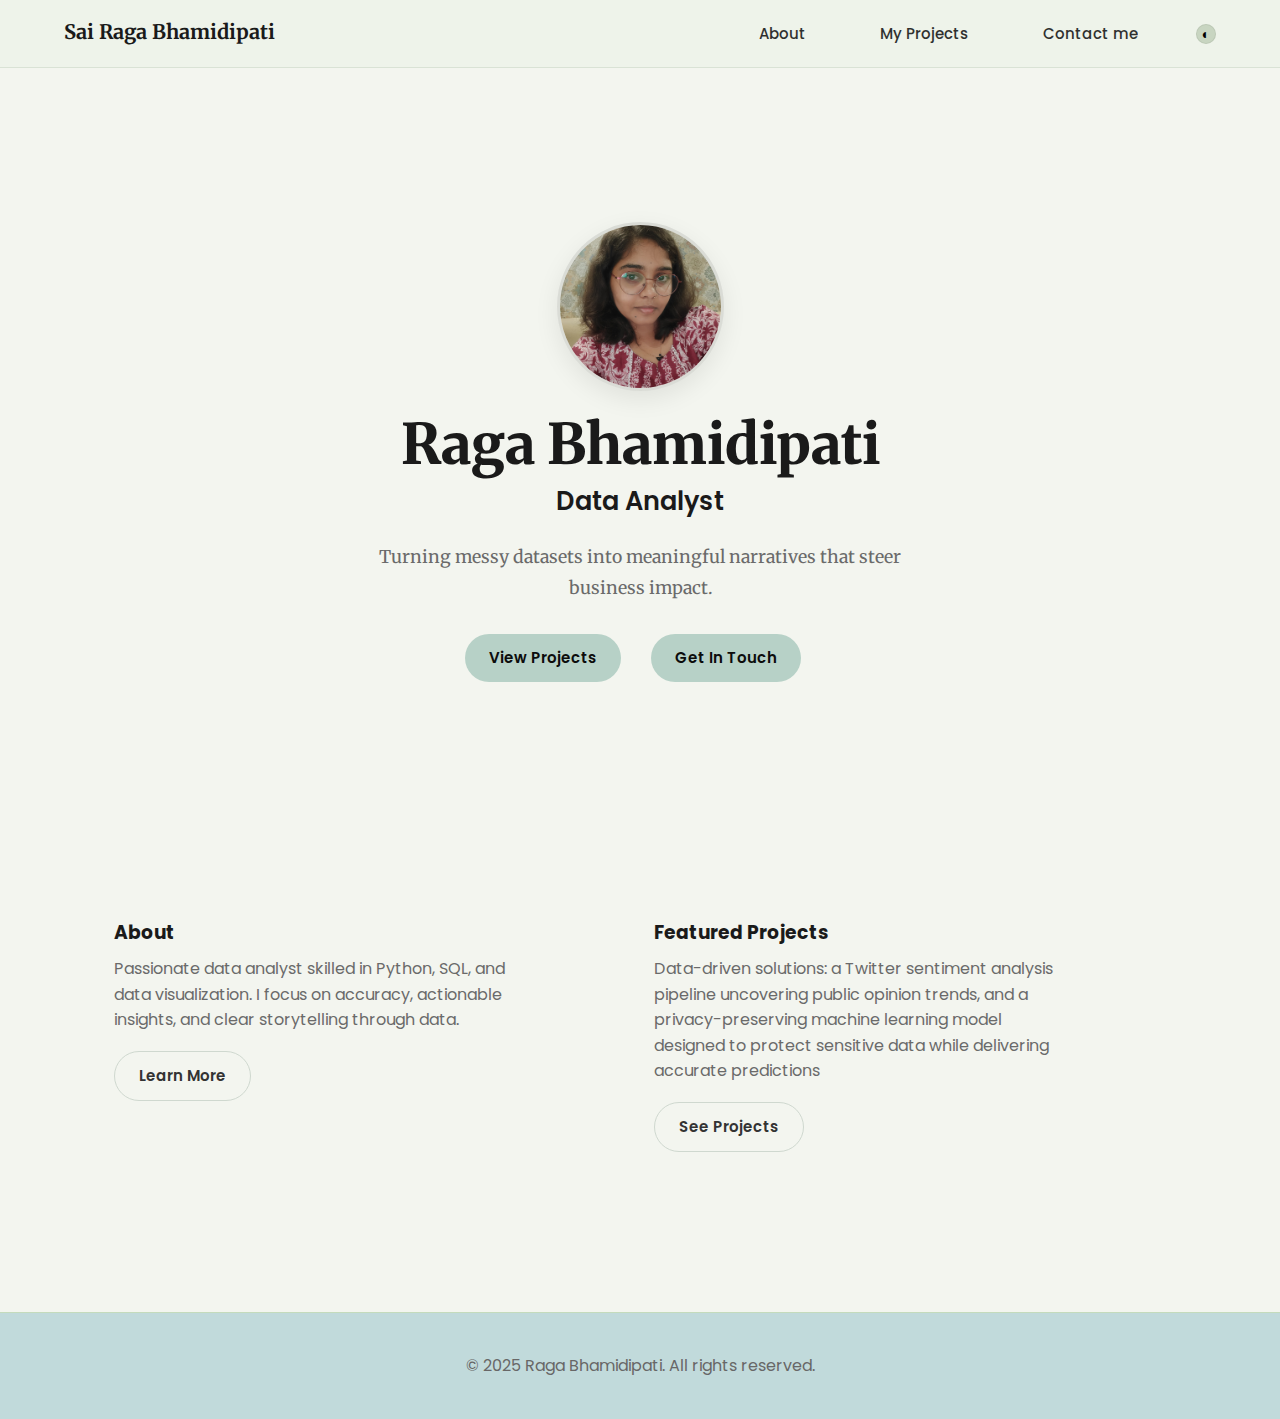
<file: index.html>
<!doctype html>
<html lang="en">
<head>
  <meta charset="utf-8" />
  <meta name="viewport" content="width=device-width, initial-scale=1" />
  <title>Raga_Bhamidipati - Portfolio</title>
  <link href="https://fonts.googleapis.com/css2?family=Merriweather:wght@300;400;700&family=Poppins:wght@300;600;700;800&display=swap" rel="stylesheet">
  <link rel="stylesheet" href="style.css">
</head>
<body>
  <header>
    <div class="brand"><a href="index.html">Sai Raga Bhamidipati</a></div>
    <nav>
      <a href="about.html">About</a>
      <a href="projects.html">My Projects</a>
      <a href="contact.html">Contact me</a>
      <button id="dark-toggle-2" class="moon" aria-label="Toggle dark mode" aria-pressed="false">◐</button>
    </nav>
  </header>

  <main class="hero">
    <div class="hero-inner">
      <!-- Profile Image -->
      <div class="profile-wrapper">
        <img src="RAGA.jpg" alt="Raga Bhamidipati" class="profile-pic">
      </div>

      <h1>Raga Bhamidipati</h1>
      <h2>Data Analyst</h2>
      <p class="lead">Turning messy datasets into meaningful narratives that steer business impact.</p>

      <div class="cta">
        <a class="btn btn-primary" href="projects.html" aria-label="View Projects">View Projects</a>
        <a class="btn btn-primary" href="contact.html" aria-label="Get In Touch">Get In Touch</a>
      </div>
    </div>
  </main>

  <!-- Small preview sections to match About / Projects -->
  <section class="preview container">
    <div class="two-col-preview">
      <div>
        <h3>About</h3>
        <p class="muted">Passionate data analyst skilled in Python, SQL, and data visualization. I focus on accuracy, actionable insights, and clear storytelling through data.</p>
        <a class="btn btn-ghost" href="about.html">Learn More</a>
      </div>

      <div>
        <h3>Featured Projects</h3>
        <p class="muted">Data-driven solutions: a Twitter sentiment analysis pipeline uncovering public opinion trends, and a privacy-preserving machine learning model designed to protect sensitive data while delivering accurate predictions</p>
        <a class="btn btn-ghost" href="projects.html">See Projects</a>
      </div>
    </div>
  </section>

  <footer class="site-footer">
    <p>© 2025 Raga Bhamidipati. All rights reserved.</p>
  </footer>

  
  <script>
    (function () {
      const root = document.documentElement;
      const storageKey = 'theme';
      const toggleClass = 'dark';

      const saved = localStorage.getItem(storageKey);
      if (saved === 'dark') root.classList.add(toggleClass);

      function syncToggles(isDark) {
        document.querySelectorAll('.moon').forEach(btn => {
          btn.setAttribute('aria-pressed', isDark ? 'true' : 'false');
          btn.textContent = isDark ? '☀︎' : '◐';
        });
      }

      syncToggles(root.classList.contains(toggleClass));

      document.querySelectorAll('.moon').forEach(btn => {
        btn.addEventListener('click', () => {
          const isNowDark = root.classList.toggle(toggleClass);
          localStorage.setItem(storageKey, isNowDark ? 'dark' : 'light');
          syncToggles(isNowDark);
        });
      });

      if (!saved && window.matchMedia && window.matchMedia('(prefers-color-scheme: dark)').matches) {
        root.classList.add(toggleClass);
        syncToggles(true);
      }
    })();
  </script>
  
</body>
</html>
</file>
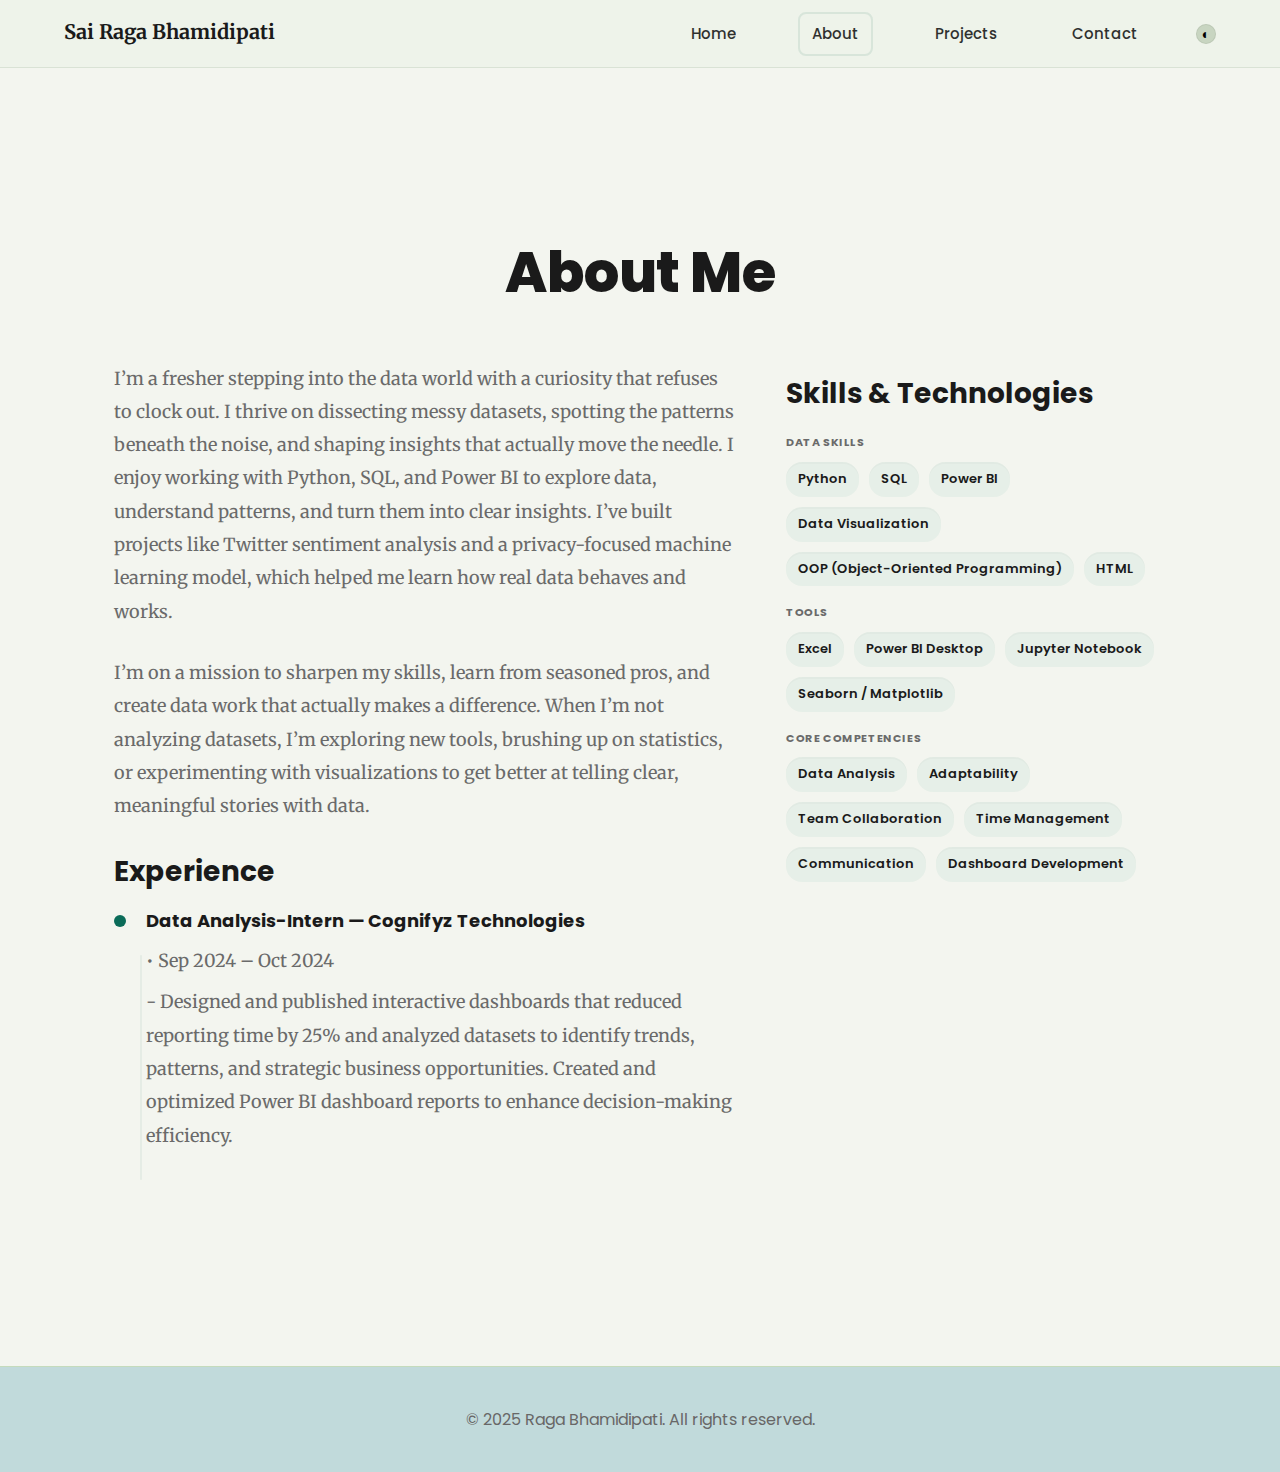
<file: about.html>
<!doctype html>
<html lang="en">
<head>
  <meta charset="utf-8" />
  <meta name="viewport" content="width=device-width, initial-scale=1" />
  <title>About — Raga Bhamidipati</title>
  <link href="https://fonts.googleapis.com/css2?family=Merriweather:wght@300;400;700&family=Poppins:wght@300;500;600;700&display=swap" rel="stylesheet">
  <link rel="stylesheet" href="style.css">
</head>
<body>
  <header>
    <div class="brand"><a href="index.html">Sai Raga Bhamidipati</a></div>
    <nav>
      <a href="index.html">Home</a>
      <a href="about.html" class="active">About</a>
      <a href="projects.html">Projects</a>
      <a href="contact.html">Contact</a>
      <button id="dark-toggle-2" class="moon" aria-label="Toggle dark mode" aria-pressed="false">◐</button>
    </nav>
  </header>

  <main class="container about-page">
    <h1 class="page-title">About Me</h1>

    <div class="two-col">
      <!-- Left column -->
      <div class="col prose">
        <p>
          I’m a fresher stepping into the data world with a curiosity that refuses to clock out. I thrive on dissecting messy datasets, spotting the patterns beneath the noise, and shaping insights that actually move the needle. I enjoy working with Python, SQL, and Power BI to explore data, understand patterns, and turn them into clear insights. I’ve built projects like Twitter sentiment analysis and a privacy-focused machine learning model, which helped me learn how real data behaves and works.
        </p>

        <p>
          I’m on a mission to sharpen my skills, learn from seasoned pros, and create data work that actually makes a difference. When I’m not analyzing datasets, I’m exploring new tools, brushing up on statistics, or experimenting with visualizations to get better at telling clear, meaningful stories with data.
        </p>

        <h2 class="section-heading">Experience</h2>

        <div class="timeline">
          <div class="timeline-item">
            <div class="tl-marker"></div>
            <div class="tl-body">
              <h3>Data Analysis-Intern — Cognifyz Technologies</h3>
              <p class="muted">• Sep 2024 – Oct 2024 </p>
              <p>
                - Designed and published interactive dashboards that reduced reporting time by 25% and analyzed datasets to identify trends, patterns, and strategic business opportunities.
                Created and optimized Power BI dashboard reports to enhance decision-making efficiency.
              </p>
            </div>
          </div>
        </div>
      </div>

      <!-- Right column -->
      <aside class="col skills">
        <h2 class="section-heading">Skills & Technologies</h2>

        <p class="subhead muted">DATA SKILLS</p>
        <div class="badges">
          <span class="badge">Python</span>
          <span class="badge">SQL</span>
          <span class="badge">Power BI</span>
          <span class="badge">Data Visualization</span>
          <span class="badge">OOP (Object-Oriented Programming)</span>
          <span class="badge">HTML</span>
        </div>

        <p class="subhead muted">TOOLS</p>
        <div class="badges">
          <span class="badge">Excel</span>
          <span class="badge">Power BI Desktop</span>
          <span class="badge">Jupyter Notebook</span>
          <span class="badge">Seaborn / Matplotlib</span>
        </div>

        <p class="subhead muted">CORE COMPETENCIES</p>
        <div class="badges">
          <span class="badge">Data Analysis</span>
          <span class="badge">Adaptability</span>
          <span class="badge">Team Collaboration</span>
          <span class="badge">Time Management</span>
          <span class="badge">Communication</span>
          <span class="badge">Dashboard Development</span>
        </div>
      </aside>
    </div>
  </main>

  <footer class="site-footer">
    <p>© 2025 Raga Bhamidipati. All rights reserved.</p>
  </footer>

  <script>
    (function () {
      const root = document.documentElement;
      const saved = localStorage.getItem('theme');

      if (saved === 'dark') root.classList.add('dark');

      function updateButtons(isDark) {
        document.querySelectorAll('.moon').forEach(btn => {
          btn.setAttribute('aria-pressed', isDark ? 'true' : 'false');
          btn.textContent = isDark ? '☀︎' : '◐';
        });
      }

      updateButtons(root.classList.contains('dark'));

      document.querySelectorAll('.moon').forEach(btn => {
        btn.addEventListener('click', () => {
          const isDark = root.classList.toggle('dark');
          localStorage.setItem('theme', isDark ? 'dark' : 'light');
          updateButtons(isDark);
        });
      });
    })();
  </script>

</body>
</html>
</file>
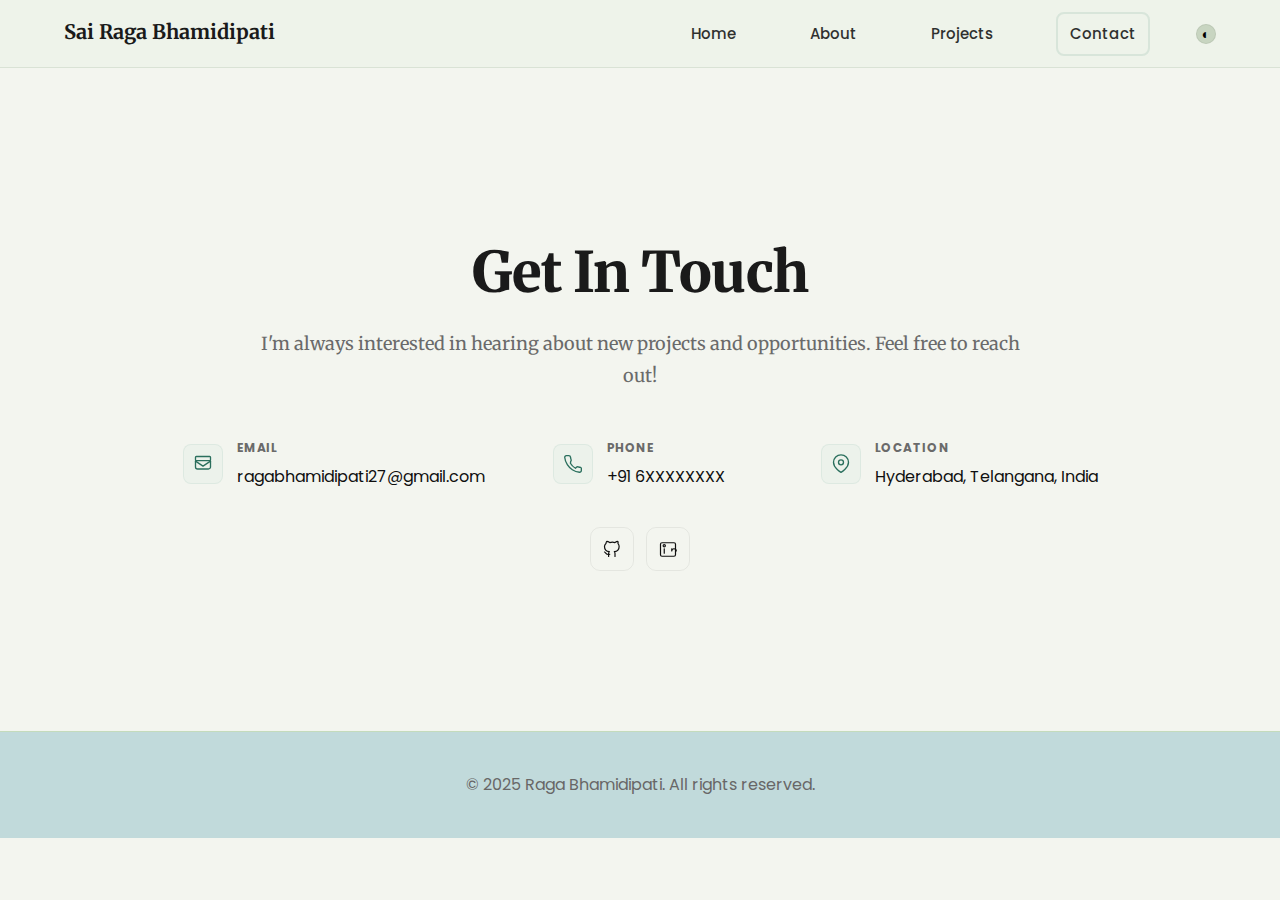
<file: contact.html>
<!doctype html>
<html lang="en">
<head>
  <meta charset="utf-8" />
  <meta name="viewport" content="width=device-width, initial-scale=1" />
  <title>Contact — Raga Bhamidipati</title>
  <link href="https://fonts.googleapis.com/css2?family=Merriweather:wght@300;400;700&family=Poppins:wght@300;500;600;700&display=swap" rel="stylesheet">
  <link rel="stylesheet" href="style.css">
</head>
<body>
  <header>
    <div class="brand"><a href="index.html">Sai Raga Bhamidipati</a></div>
    <nav>
      <a href="index.html">Home</a>
      <a href="about.html">About</a>
      <a href="projects.html">Projects</a>
      <a href="contact.html" class="active">Contact</a>
      <button id="dark-toggle-contact" class="moon" aria-label="Toggle dark mode" aria-pressed="false">◐</button>
    </nav>
  </header>

  <main class="container contact-page">
    <h1 class="page-title">Get In Touch</h1>

    <p class="lead center">
      I'm always interested in hearing about new projects and opportunities. Feel free to reach out!
    </p>

    <div class="contact-row" role="list">
      <!-- Email card -->
      <div class="contact-card" role="listitem">
        <div class="contact-icon" aria-hidden="true">
          <svg width="20" height="20" viewBox="0 0 24 24" fill="none" stroke="currentColor" stroke-width="1.6" stroke-linecap="round" stroke-linejoin="round"><path d="M3 8.5v7A2.5 2.5 0 0 0 5.5 18h13A2.5 2.5 0 0 0 21 15.5v-7"/><path d="M21 8.5l-9 6-9-6"/><rect x="3" y="3" width="18" height="5" rx="1"/></svg>
        </div>
        <div class="contact-meta">
          <p class="muted">Email</p>
          <a href="mailto:ragabhamidipati27@gmail.com">ragabhamidipati27@gmail.com</a>
        </div>
      </div>

      <!-- Phone card -->
      <div class="contact-card" role="listitem">
        <div class="contact-icon" aria-hidden="true">
          <svg width="20" height="20" viewBox="0 0 24 24" fill="none" stroke="currentColor" stroke-width="1.6" stroke-linecap="round" stroke-linejoin="round"><path d="M22 16.92v3a2 2 0 0 1-2.18 2 19.86 19.86 0 0 1-8.63-3.07 19.5 19.5 0 0 1-6-6A19.86 19.86 0 0 1 2.08 4.18 2 2 0 0 1 4 2h3a2 2 0 0 1 2 1.72c.12 1.05.36 2.08.71 3.06a2 2 0 0 1-.45 2.11L8.91 11.09a16 16 0 0 0 6 6l1.2-1.2a2 2 0 0 1 2.11-.45c.99.35 2.01.59 3.06.71A2 2 0 0 1 22 16.92z"/></svg>
        </div>
        <div class="contact-meta">
          <p class="muted">Phone</p>
          <a href="tel:+91630">+91 6XXXXXXXX</a>
        </div>
      </div>

      <!-- Location card -->
      <div class="contact-card" role="listitem">
        <div class="contact-icon" aria-hidden="true">
          <svg width="20" height="20" viewBox="0 0 24 24" fill="none" stroke="currentColor" stroke-width="1.6" stroke-linecap="round" stroke-linejoin="round"><path d="M21 10c0 7-9 12-9 12S3 17 3 10a9 9 0 0 1 18 0z"/><circle cx="12" cy="10" r="3"/></svg>
        </div>
        <div class="contact-meta">
          <p class="muted">Location</p>
          <span>
            <a href="https://www.google.com/maps/place/Hyderabad,+Telangana" target="_blank">
              Hyderabad, Telangana, India
            </a>
          </span>
        </div>
      </div>
    </div>

    <div class="socials center">
      <a class="social-square" href="https://github.com/Raga-03" target="_blank" aria-label="GitHub">
        <svg width="18" height="18" viewBox="0 0 24 24" fill="none" stroke="currentColor" stroke-width="1.6" stroke-linecap="round" stroke-linejoin="round"><path d="M9 19c-5 1.5-5-2.5-7-3m14 6v-3.87a3.37 3.37 0 0 0-.94-2.61c3.14-.35 6.44-1.54 6.44-7A5.44 5.44 0 0 0 20 4.77 5.07 5.07 0 0 0 19.91 2S18.73 1.65 16 3.4a13.38 13.38 0 0 0-7 0C6 1.65 4.82 2 4.82 2A5.07 5.07 0 0 0 4 4.77 5.44 5.44 0 0 0 2 8.5c0 5.42 3.3 6.61 6.44 7A3.37 3.37 0 0 0 7.5 18.87V22"/></svg>
      </a>

      <a class="social-square" href="https://www.linkedin.com/in/ragabhamidipati9/" target="_blank" aria-label="LinkedIn">
        <svg width="18" height="29" viewBox="0 0 24 24" fill="none" stroke="currentColor" stroke-width="1.6" stroke-linecap="round" stroke-linejoin="round"><rect x="2" y="3" width="20" height="18" rx="2"/><path d="M7 11v6"/><circle cx="7" cy="7" r="1.5"/><path d="M17 11v3a3 3 0 0 1 6 0"/></svg>
      </a>
    </div>

  </main>

  <footer class="site-footer">
    <p>© 2025 Raga Bhamidipati. All rights reserved.</p>
  </footer>

  <script>
    (function () {
      const root = document.documentElement;
      const saved = localStorage.getItem('theme');

      if (saved === 'dark') root.classList.add('dark');

      function updateButtons(isDark) {
        document.querySelectorAll('.moon').forEach(btn => {
          btn.setAttribute('aria-pressed', isDark ? 'true' : 'false');
          btn.textContent = isDark ? '☀︎' : '◐';
        });
      }

      updateButtons(root.classList.contains('dark'));

      document.querySelectorAll('.moon').forEach(btn => {
        btn.addEventListener('click', () => {
          const isDark = root.classList.toggle('dark');
          localStorage.setItem('theme', isDark ? 'dark' : 'light');
          updateButtons(isDark);
        });
      });
    })();
  </script>

</body>
</html>
</file>
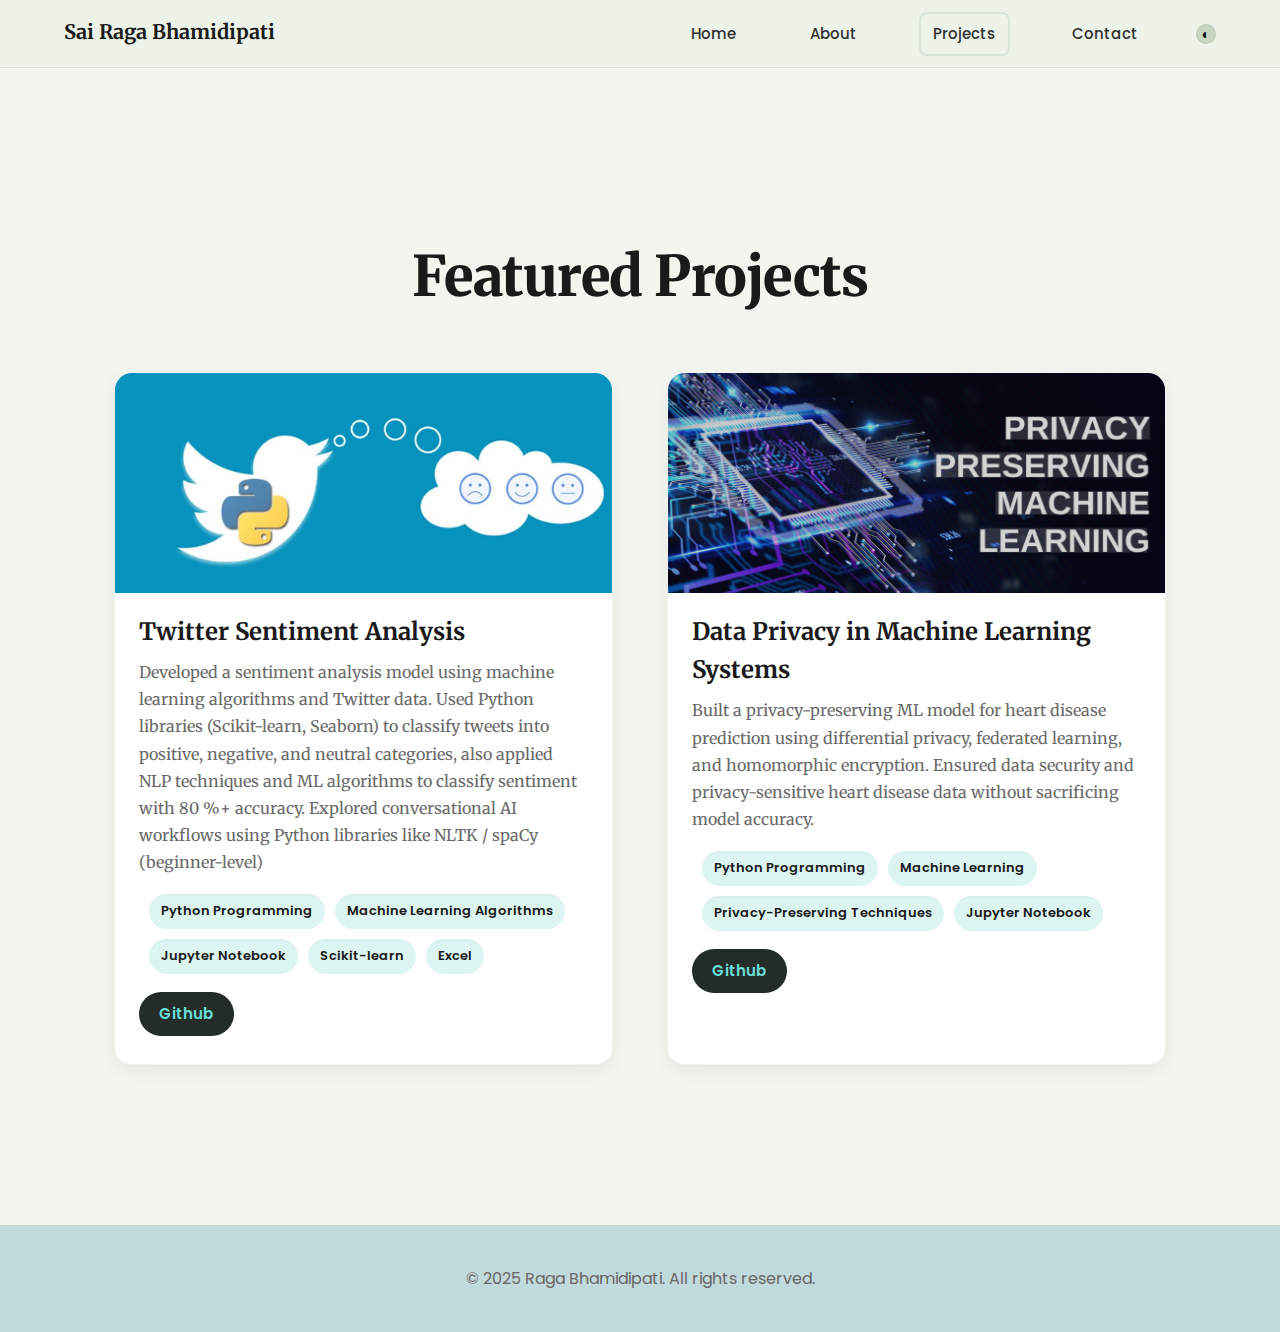
<file: projects.html>
<!doctype html>
<html lang="en">
<head>
  <meta charset="utf-8" />
  <meta name="viewport" content="width=device-width, initial-scale=1" />
  <title>Projects - Raga Bhamidipati</title>
  <link href="https://fonts.googleapis.com/css2?family=Merriweather:wght@300;400;700&family=Poppins:wght@300;500;600;700&display=swap" rel="stylesheet">
  <link rel="stylesheet" href="style.css">
</head>
<body>
  <header>
    <div class="brand"><a href="index.html">Sai Raga Bhamidipati</a></div>
    <nav>
      <a href="index.html">Home</a>
      <a href="about.html">About</a>
      <a href="projects.html" class="active">Projects</a>
      <a href="contact.html">Contact</a>
      <button id="dark-toggle" class="moon" aria-label="Toggle dark mode" aria-pressed="false">◐</button>
    </nav>
  </header>

  <main class="container projects-page">
    <h1 class="page-title">Featured Projects</h1>

    <div class="projects-grid">

      <!-- Project 1 -->
      <div class="project-card">
        <img src="twitter_sentiment.jpg" alt="Twitter-Platform">

        <h2 class="project-title">Twitter Sentiment Analysis</h2>
        <p class="project-desc">
          Developed a sentiment analysis model using machine learning algorithms and Twitter data. Used Python libraries (Scikit-learn, Seaborn) to classify tweets into positive, negative, and neutral categories, also applied NLP techniques and ML algorithms to classify sentiment with 80 %+ accuracy. Explored conversational AI workflows using Python libraries like NLTK / spaCy (beginner-level)
        </p>

        <div class="badges">
          <span class="badge">Python Programming</span>
          <span class="badge">Machine Learning Algorithms</span>
          <span class="badge">Jupyter Notebook</span>
          <span class="badge">Scikit-learn</span>
          <span class="badge">Excel</span>
        </div>

        <div class="project-buttons">
          <a class="btn btn-live" href="https://github.com/Raga-03/Twitter_Sentiment_Analysis" target="_blank">Github</a>
        </div>
      </div>

      <!-- Project 2 -->
      <div class="project-card">
        <img src="privacy_preserving.png" alt="Task Management System">

        <h2 class="project-title">Data Privacy in Machine Learning Systems</h2>
        <p class="project-desc">
            Built a privacy-preserving ML model for heart disease prediction using differential privacy, 
            federated learning, and homomorphic encryption. Ensured data security and privacy-sensitive heart disease data without sacrificing model accuracy.
        </p>

        <div class="badges">
          <span class="badge">Python Programming</span>
          <span class="badge">Machine Learning</span>
          <span class="badge">Privacy-Preserving Techniques</span>
          <span class="badge">Jupyter Notebook</span>
        </div>

        <div class="project-buttons">
          <a class="btn btn-live" href="https://github.com/Raga-03/PPML-Securing-Data-In-AI-Systems" target="_blank">Github</a>
        </div>
      </div>

      <!-- Project 3 
    <div class="project-card"> 
        <img src="images/project3.jpg" alt="Analytics Dashboard"> 
        <h2 class="project-title">Weather Forecast App</h2> 
        <p class="project-desc"> A sleek, real-time weather app fetching API data to show temperature, humidity, 
            and forecasts with clean visuals and practical UI. </p> 
            <div class="badges"> 
                <span class="badge">JavaScript</span> 
                <span class="badge">OpenWeather API</span> 
                <span class="badge">HTML</span> 
                <span class="badge">CSS</span> 
            </div> 
            <div class="project-buttons"> 
                <a class="btn btn-live" href="https://example.com/weather" target="_blank">Live Demo</a> 
                <a class="btn btn-code" href="https://github.com/yourname/weather-app" target="_blank">Code</a> 
            </div> 
    </div> 
    -->
        
    <!-- Project 4 
    <div class="project-card"> 
        <img src="images/project4.jpg" alt="ECommerce UI Prototype"> 
        <h2 class="project-title">Small E-Commerce UI Prototype</h2> 
        <p class="project-desc"> A modern, stylish UI prototype for an online shopping platform — product listings, 
           categories, and smooth front-end flow. </p> 
            <div class="badges"> 
                <span class="badge">React</span> 
                <span class="badge">Tailwind CSS</span> 
            </div> 
            <div class="project-buttons"> 
                <a class="btn btn-live" href="https://example.com/ecom-ui" target="_blank">Live Demo</a> 
                <a class="btn btn-code" href="https://github.com/yourname/ecom-ui" target="_blank">Code</a> 
            </div> 
    </div> 
    -->

    </div>
  </main>

  <footer class="site-footer">
    <p>© 2025 Raga Bhamidipati. All rights reserved.</p>
  </footer>

  <script>
    (function () {
      const root = document.documentElement;
      const saved = localStorage.getItem('theme');

      if (saved === 'dark') root.classList.add('dark');

      function updateButtons(isDark) {
        document.querySelectorAll('.moon').forEach(btn => {
          btn.setAttribute('aria-pressed', isDark ? 'true' : 'false');
          btn.textContent = isDark ? '☀︎' : '◐';
        });
      }

      updateButtons(root.classList.contains('dark'));

      document.querySelectorAll('.moon').forEach(btn => {
        btn.addEventListener('click', () => {
          const isDark = root.classList.toggle('dark');
          localStorage.setItem('theme', isDark ? 'dark' : 'light');
          updateButtons(isDark);
        });
      });
    })();
  </script>

</body>
</html>
</file>
<file: style.css>
/* ==================================================
   style.css — reorganized and commented
   Sections:
   1. Global & Fonts
   2. Header / Nav
   3. Home / Hero
   4. Profile image (home)
   5. Buttons / Utilities / Containers
   6. About page
   7. Timeline (used by About)
   8. Projects page
   9. Contact page
   10. Footer
   11. Dark mode
   12. Responsive
   ================================================== */

/* ==================================================
   1) Global & Fonts
   ================================================== */
@import url('https://fonts.googleapis.com/css2?family=Merriweather:wght@300;400;700&family=Poppins:wght@300;500;600;700&display=swap');

:root{
  --bg: #f1f4ec;         /* soft cream */
  --nav: #e9efe5;        /* nav background */
  --accent: #8ac6b9;     /* mint */
  --muted: #7a6f6a;      /* grey-brown muted */
  --text: #0f0f0f;       /* black */
  --serif: 'Merriweather', serif;
  --sans: 'Poppins', sans-serif;
}

/* Reset & base */
* { box-sizing: border-box; }
html, body { height: 100%; }
body {
  margin: 0;
  font-family: var(--sans);
  background: var(--bg);
  color: var(--text);
  -webkit-font-smoothing: antialiased;
  -moz-osx-font-smoothing: grayscale;
}

/* Additional global styles (kept from original file) */
* {
  margin: 0;
  padding: 0;
  box-sizing: border-box;
}
html, body {
  font-family: 'Poppins', sans-serif;
  background: #f3f5ef;
  color: #1a1a1a;
  line-height: 1.6;
}
a { text-decoration: none; color: inherit; }
img { max-width: 100%; display: block; }

/* Utility container (used site-wide) */
.container {
  width: 90%;
  max-width: 1200px;
  margin: 0 auto;
}

/* ==================================================
   2) Header / Nav
   ================================================== */
header {
  background: var(--nav);
  border-bottom: 1px solid rgba(0,0,0,0.04);
  height: 72px;
  display: flex;
  align-items: center;
  justify-content: space-between;
  padding: 0 36px;
  position: sticky;
  top: 0;
  z-index: 20;
}

/* Duplicate header rules (from later in file) merged here for clarity */
header {
  width: 100%;
  background: #eef3ea;
  border-bottom: 1px solid #d9e2d5;
  padding: 18px 5%;
  display: flex;
  align-items: center;
  justify-content: space-between;
  position: sticky;
  top: 0;
  z-index: 100;
}

.brand a {
  text-decoration: none;
  color: inherit;
  font-weight: 700;
  font-size: 20px;
  font-family: 'Merriweather', serif;
}

/* Nav links */
nav {
  display: flex;
  gap: 26px;
  align-items: center;
  font-size: 15px;
}
nav a {
  text-decoration: none;
  color: inherit;
  opacity: 0.9;
  padding: 8px 12px;
  border-radius: 8px;
  margin-left: 24px;
  font-weight: 500;
  transition: opacity .2s;
}
nav a:hover { opacity: .6; }
nav a.active {
  border: 2px solid rgba(40,120,100,0.12);
}

/* moon/dark toggle button */
.moon {
  width: 34px;
  height: 34px;
  border-radius: 50%;
  border: 1px solid rgba(0,0,0,0.06);
  background: transparent;
  cursor: pointer;
  display: inline-flex;
  align-items: center;
  justify-content: center;
  font-size: 14px;
  margin-left: 20px;
}

/* small moon variant defined later (kept) */
header nav .moon {
  display: inline-block;
  width: 20px;
  height: 20px;
  border-radius: 50%;
  background: #c8d5c1;
  margin-left: 20px;
  cursor: pointer;
}

/* ==================================================
   3) Home / Hero
   ================================================== */
.hero {
  min-height: 420px;
  display: flex;
  align-items: center;
  justify-content: center;
  text-align: center;
  padding: 80px 20px 40px;
  height: 80vh; /* kept from alternate rules */
}
.hero-inner { max-width: 1100px; }

.hero h1 {
  font-family: var(--sans);
  font-size: 92px;
  margin: 0 0 8px;
  line-height: 0.95;
  font-weight: 800;
}
.hero-inner h1 {
  font-family: 'Merriweather', serif;
  font-size: 3.5rem; /* alternate smaller size exists — both preserved but last wins if same selector */
  font-weight: 800;
  margin-bottom: 10px;
}

.hero h2 {
  font-size: 44px;
  margin: 0 0 12px;
  font-weight: 600;
}
.hero-inner h2 {
  font-size: 1.6rem;
  font-weight: 600;
  margin-bottom: 20px;
}

.lead {
  font-family: var(--serif);
  color: var(--muted);
  font-size: 20px;
  max-width: 820px;
  margin: 14px auto 20px;
  line-height: 1.75;
}
/* alternate .lead sizing for hero trimmed to consistent sizes above */
.hero-inner .lead {
  max-width: 550px;
  margin: 0 auto 30px auto;
  font-size: 1.1rem;
  color: #4d4d4d;
}

/* ==================================================
   4) Profile image (home)
   ================================================== */
.profile-wrapper {
  display: flex;
  justify-content: center;
  margin-bottom: 27px;
}

.profile-pic {
  width: 167px;
  height: 169px;
  border-radius: 50%;
  object-fit: cover;
  border: 3px solid rgba(0,0,0,0.1);
  box-shadow: 0 8px 25px rgba(0, 0, 0, 0.08);
}

/* Dark-specific profile tweaks */
:root.dark .profile-pic {
  border-color: rgba(255,255,255,0.18);
  box-shadow: 0 8px 25px rgba(255,255,255,0.06);
}

/* ==================================================
   5) Buttons / Utilities / Containers
   ================================================== */
.cta { display: flex; gap: 16px; justify-content: center; margin-top: 14px; }

.btn {
  padding: 12px 22px;
  border-radius: 12px;
  font-weight: 600;
  font-size: 15px;
  border: 1px solid rgba(0,0,0,0.06);
  background: transparent;
  text-decoration: none;
  color: var(--text);
  display: inline-flex;
  align-items: center;
  justify-content: center;
}
.btn-primary {
  background: var(--accent);
  color: #063028;
  border: none;
}
.btn-ghost { background: transparent; border: 1px solid rgba(0,0,0,0.08); }

/* alternative button styles (kept) */
.btn { padding: 12px 24px; border-radius: 40px; font-weight: 600; display: inline-block; margin-right: 14px; transition: .2s; }
.btn-primary { background: #b7d1c7; color: #0c0c0c; }
.btn-primary:hover { background: #a6c5b9; }
.btn-ghost { border: 1px solid #cfd8cf; color: #333; }
.btn-ghost:hover { background: #f0f3ef; }

/* Container utility already defined above; add one more for page sections */
.container { max-width: 1100px; margin: 36px auto; padding: 0 24px 80px; }

/* Small preview */
.two-col-preview { display: grid; grid-template-columns: repeat(2,1fr); gap: 28px; align-items: start; }
.two-col-preview h3 { margin: 6px 0 8px; }
.two-col-preview .muted { color: #6a6a6a; margin-bottom: 18px; max-width: 420px; }

/* ==================================================
   6) About page
   ================================================== */
.page-title {
  text-align: center;
  font-size: 56px;
  margin: 36px 0;
  font-weight: 800;
  letter-spacing: -0.5px;
}
.two-col {
  display: grid;
  grid-template-columns: 1fr 380px;
  gap: 48px;
  align-items: start;
}

/* Left column prose */
.prose p {
  font-family: var(--serif);
  color: var(--muted);
  font-size: 18px;
  line-height: 1.85;
  margin: 8px 0 28px;
}
.section-heading { font-size: 28px; margin: 18px 0 12px; font-weight: 700; }

/* ==================================================
   7) Timeline (About)
   ================================================== */
.timeline { margin-top: 6px; position: relative; }
.timeline::before {
  content: "";
  position: absolute;
  left: 26px;
  top: 48px;
  bottom: 0;
  width: 2px;
  background: rgba(10,107,88,0.06);
  border-radius: 2px;
}
.timeline-item {
  display: flex;
  gap: 20px;
  align-items: flex-start;
  margin-bottom: 26px;
  position: relative;
}
.tl-marker {
  width: 12px;
  height: 12px;
  background: #0a6b58;
  border-radius: 50%;
  flex: 0 0 12px;
  margin-top: 8px;
}
.tl-body h3 { margin: 0 0 6px; font-size: 18px; }
.tl-body .muted { color: var(--muted); margin-bottom: 8px; }

/* Right column skills */
.skills .subhead { font-size: 11px; font-weight: 700; letter-spacing: 0.6px; margin-top: 18px; color: var(--muted); }
.badges { display: flex; flex-wrap: wrap; gap: 10px; margin-top: 10px; }
.badge {
  background: rgba(138,198,185,0.12);
  padding: 7px 12px;
  border-radius: 16px;
  font-weight: 600;
  font-size: 13px;
  box-shadow: 0 2px 0 rgba(0,0,0,0.02) inset;
}

/* ==================================================
   8) Projects page
   ================================================== */
/* Projects page title */
.projects-page .page-title {
  text-align: center;
  font-size: 56px;
  margin: 40px 0 50px;
  font-weight: 800;
  font-family: var(--serif);
}

/* Grid: keep two variants consolidated */
.projects-grid {
  display: grid;
  grid-template-columns: repeat(2, 3fr);
  gap: 54px;
  margin-top: 30px;
}
/* a previous definition used auto-fit — both behaviors are similar; merged above */

/* Project card */
.project-card {
  background: white;
  border-radius: 18px;
  padding: 0 0 28px;
  box-shadow: 0 6px 18px rgba(0,0,0,0.06);
  overflow: hidden;
  border: 1px solid rgba(0,0,0,0.05);
  transition: transform .3s;
}
.project-card:hover { transform: translateY(-4px); }

/* images and content */
.project-card img {
  width: 100%;
  height: 220px;
  object-fit: cover;
  background: #f3f3f3;
}
.project-title { font-size: 24px; margin: 20px 24px 8px; font-family: var(--serif); }
.project-desc {
  font-family: var(--serif);
  color: var(--muted);
  margin: 0 24px 18px;
  line-height: 1.7;
  font-size: 16px;
}

/* badges & buttons */
.project-card .badges { display: flex; flex-wrap: wrap; gap: 10px; margin: 0 34px 18px; }
.project-card .badge {
  background: rgba(16, 181, 146, 0.14);
  padding: 7px 12px;
  border-radius: 19px;
  font-size: 13px;
  font-weight: 600;
}
.project-buttons { display: flex; gap: 14px; margin: 0 24px; }

.btn-live {
  background: #232c29;
  color: #69dfd7;
  padding: 10px 20px;
  border-radius: 98px;
  text-decoration: none;
  font-weight: 600;
  border: none;
}
.btn-code {
  padding: 10px 20px;
  border-radius: 14px;
  border: 1px solid rgba(0,0,0,0.18);
  text-decoration: none;
  color: var(--text);
  font-weight: 600;
}

/* Hover subtle lift for project cards */
.project-card:hover { transform: translateY(-3px); transition: 0.25s ease; }

/* ==================================================
   9) Contact page
   ================================================== */
.contact-page .page-title {
  text-align: center;
  font-size: 56px;
  margin: 36px 0 10px;
  font-weight: 800;
  font-family: var(--serif);
}
.contact-page .lead {
  text-align: center;
  color: var(--muted);
  font-family: var(--serif);
  max-width: 760px;
  margin: 0 auto 34px;
  font-size: 18px;
  line-height: 1.8;
}

/* Contact row */
.contact-row {
  display: flex;
  gap: 28px;
  justify-content: center;
  align-items: flex-start;
  margin-top: 18px;
  flex-wrap: wrap;
}
.contact-card {
  display: flex;
  gap: 14px;
  align-items: center;
  background: transparent;
  padding: 12px 20px;
  border-radius: 10px;
  min-width: 240px;
}
.contact-icon {
  width: 40px;
  height: 40px;
  border-radius: 8px;
  display: flex;
  align-items: center;
  justify-content: center;
  color: #2a6f5d;
  border: 1px solid rgba(42,111,93,0.08);
  background: rgba(138,198,185,0.06);
}
.contact-meta .muted {
  font-size: 12px;
  font-weight: 700;
  color: var(--muted);
  margin: 0 0 6px;
  letter-spacing: 0.6px;
  text-transform: uppercase;
}
.contact-meta a, .contact-meta span {
  font-size: 16px;
  color: var(--text);
  text-decoration: none;
  display: block;
}

/* Social squares */
.center { text-align: center; }
.socials { margin-top: 26px; display: flex; gap: 12px; justify-content: center; align-items: center; }
.social-square {
  display: inline-flex;
  align-items: center;
  justify-content: center;
  width: 44px;
  height: 44px;
  border-radius: 10px;
  border: 1px solid rgba(0,0,0,0.06);
  background: transparent;
  text-decoration: none;
  color: var(--text);
  transition: transform .12s ease, box-shadow .12s ease;
}
.social-square:hover { transform: translateY(-3px); box-shadow: 0 8px 18px rgba(0,0,0,0.06); }

/* ==================================================
   10) Footer
   ================================================== */
.site-footer {
  margin-top: 80px;
  padding: 40px 0;
  background: #c1dadb;
  border-top: 1px solid #c4dbbc;
  text-align: center;
}
.site-footer p { color: #686767; }

/* ==================================================
   11) Dark mode
   ================================================== */
:root.dark {
  --bg: #0f1412;
  --nav: #0b0f0e;
  --accent: #2b7a66;
  --muted: #bfbfbf;
  --text: #f6f7f6;
}

/* Apply dark-mode variable values */
:root.dark body { background: var(--bg); color: var(--text); }
:root.dark header { background: var(--nav); border-bottom-color: rgba(255,255,255,0.03); }
:root.dark .site-footer { background: var(--nav); }

/* Project & contact dark tweaks */
:root.dark .project-card { background: #0f1412; border-color: rgba(255,255,255,0.06); box-shadow: none; }
:root.dark .project-title { color: white; }
:root.dark .project-desc { color: var(--muted); }
:root.dark .btn-code { border-color: rgba(255,255,255,0.15); }

:root.dark .contact-icon { color: #a8f6df; border-color: rgba(255,255,255,0.06); background: rgba(0,0,0,0.06); }
:root.dark .contact-meta a, :root.dark .contact-meta span { color: var(--text); }
:root.dark .social-square { border-color: rgba(255,255,255,0.06); }

/* ==================================================
   12) Responsive
   ================================================== */
@media (max-width: 980px) {
  .two-col { grid-template-columns: 1fr 320px; }
  .hero h1 { font-size: 64px; }
  .hero h2 { font-size: 34px; }
  .page-title { font-size: 48px; }
  .projects-grid { grid-template-columns: repeat(2, 1fr); }
}
@media (max-width: 900px) {
  .contact-row { gap: 18px; }
  .contact-card { min-width: 200px; padding: 10px 14px; }
}
@media (max-width: 680px) {
  .projects-grid { grid-template-columns: 1fr; }
}
@media (max-width: 640px) {
  header { padding: 0 18px; }
  nav { gap: 12px; }
  .hero h1 { font-size: 44px; }
  .hero h2 { font-size: 22px; }
  .two-col { grid-template-columns: 1fr; }
  .timeline::before { display: none; }
  .page-title { font-size: 36px; margin-top: 18px; }
  .two-col-preview { grid-template-columns: 1fr; gap: 18px; }
  .container { padding-bottom: 40px; }
  .contact-row { flex-direction: column; align-items: center; gap: 14px; margin-top: 8px; }
  .contact-card { min-width: auto; width: 85%; justify-content: flex-start; }
  .contact-page .page-title { font-size: 40px; }
  .contact-page .lead { font-size: 16px; }
}

/* ------------------ Strong dark-mode fixes (place at end of style.css) ------------------ */

/* Ensure the page base uses variables */
:root.dark,
:root.dark html,
:root.dark body {
  background: var(--bg);
  color: var(--text);
}

/* Make major layout containers transparent so body bg shows through */
:root.dark header,
:root.dark main,
:root.dark .hero,
:root.dark .container,
:root.dark .preview,
:root.dark .two-col,
:root.dark .two-col-preview,
:root.dark .projects-page,
:root.dark .about-page,
:root.dark .contact-page,
:root.dark .site-footer {
  background: transparent;
  color: inherit;
}

/* Cards / panels: give them a dark card background */
:root.dark .project-card,
:root.dark .contact-card,
:root.dark .card,
:root.dark .card-actions,
:root.dark .project-card .content {
  background: #0f1416;
  border-color: rgba(255,255,255,0.05);
  box-shadow: 0 6px 18px rgba(0,0,0,0.18);
  color: var(--text);
}

/* Badges / pills */
:root.dark .badge,
:root.dark .tag,
:root.dark .project-card .badge,
:root.dark .badges {
  background: rgba(255,255,255,0.03);
  color: var(--muted);
  border-color: rgba(255,255,255,0.03);
}

/* Buttons */
:root.dark .btn,
:root.dark .btn-ghost,
:root.dark .btn-code {
  color: var(--text);
  background: transparent;
  border-color: rgba(255,255,255,0.08);
}
:root.dark .btn-primary {
  background: var(--accent);
  color: #eaf6f0;
}

/* Images: gently dim for better contrast */
:root.dark img { filter: brightness(0.95) contrast(0.98); }

/* Pseudo-elements (lines/overlays) */
:root.dark *::before,
:root.dark *::after {
  background: transparent !important;
}

/* timeline line color */
:root.dark .timeline::before {
  background: rgba(255,255,255,0.03);
}

/* header nav / brand tweaks */
:root.dark header,
:root.dark .brand a,
:root.dark nav a {
  background: transparent;
  color: var(--text);
}

/* footer */
:root.dark .site-footer {
  background: var(--nav);
  color: var(--text);
}

/*.................................................................................................................................*/
/* ---- header safety & dark-mode-friendly rules ---- */

/* single place to control header height */
:root {
  --header-height: 68px; /* adjust if your header is taller */
  --header-bg: #eef3ea;
  --header-border: #d9e2d5;
  --text-color: #1a1a1a;
  --muted: #6a6a6a;
}

/* Dark theme variables (applied when `dark` class is on <html> or <body>) */
.dark {
  --header-bg: #0f1110;    /* deep dark header */
  --header-border: rgba(255,255,255,0.06);
  --text-color: #e8ede9;
  --muted: #a6a6a6;
}

/* Make header sticky + always on top */
header {
  position: sticky;      /* keeps header visible at top while scrolling */
  top: 0;
  left: 0;
  right: 0;
  z-index: 1200;        /* ensure header is above content and overlays (like modals) */
  height: var(--header-height);
  display: flex;
  align-items: center;
  background: var(--header-bg);
  border-bottom: 1px solid var(--header-border);
  padding: 0 5%;
  backdrop-filter: blur(6px); /* subtle blur when semitransparent */
}

/* Ensure brand and nav align nicely inside fixed-height header */
header .brand a {
  line-height: 1;
}

/* Body/main top offset so content doesn't sit under header */
main, .hero, .container {
  /* Add safe spacing so content starts below header.
     If you already applied padding on main, this safely adds to it. */
  padding-top: calc(var(--header-height) + 20px); /* 20px breathing room */
}

/* If you use a full-bleed hero that must appear behind the header,
   reduce padding or override for that page only (optional) */

/* adjust colors using variables */
body {
  color: var(--text-color);
}

/* update muted text color */
.muted, .hero-inner .lead {
  color: var(--muted);
}

/* active nav link styling (so current page is obvious) */
header nav a.active-link,
header nav a[aria-current="page"] {
  border: 1px solid #b7d1c7;
  padding: 8px 12px;
  border-radius: 8px;
  background: rgba(255,255,255,0.04);
}

/* small tweak: make sure sticky header doesn't cause visual jump when changing --header-height */
* {
  -webkit-font-smoothing:antialiased;
  -moz-osx-font-smoothing:grayscale;
}
</file>
